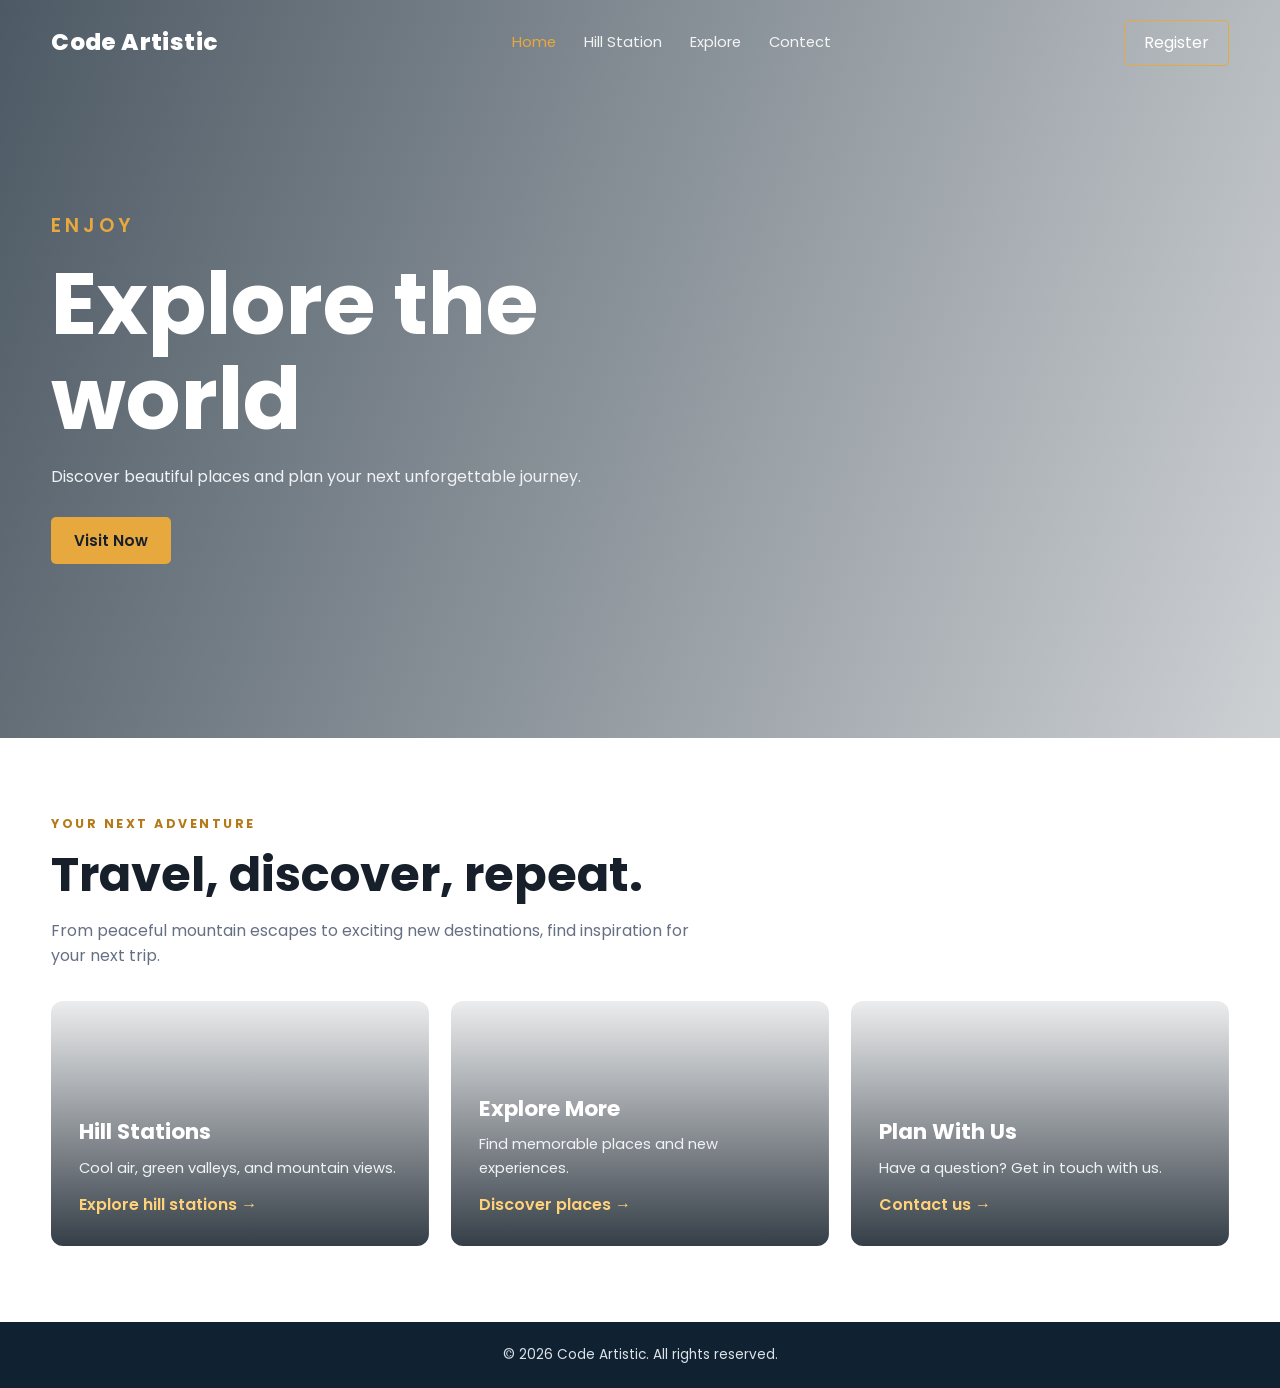
<file: index.html>
<!DOCTYPE html>
<html lang="en">
<head>
  <meta charset="UTF-8">
  <meta name="viewport" content="width=device-width, initial-scale=1.0">
  <title>Code Artistic | Home</title>
  <link rel="stylesheet" href="style.css">
</head>
<body>
<header class="hero home-hero">
  <nav class="navbar">
    <a class="logo" href="index.html">Code Artistic</a>
    <div class="menu">
      <a class="active" href="index.html">Home</a>
      <a href="hill-station.html">Hill Station</a>
      <a href="explore.html">Explore</a>
      <a href="contact.html">Contect</a>
    </div>
    <a class="register" href="register.html">Register</a>
  </nav>
  <section class="hero-text">
    <span>Enjoy</span>
    <h1>Explore the world</h1>
    <p>Discover beautiful places and plan your next unforgettable journey.</p>
    <a class="btn" href="explore.html">Visit Now</a>
  </section>
</header>
<main class="section">
  <p class="eyebrow">YOUR NEXT ADVENTURE</p>
  <h2>Travel, discover, repeat.</h2>
  <p class="intro">From peaceful mountain escapes to exciting new destinations, find inspiration for your next trip.</p>
  <div class="cards">
    <article class="place-card mountain"><h3>Hill Stations</h3><p>Cool air, green valleys, and mountain views.</p><a href="hill-station.html">Explore hill stations →</a></article>
    <article class="place-card adventure"><h3>Explore More</h3><p>Find memorable places and new experiences.</p><a href="explore.html">Discover places →</a></article>
    <article class="place-card connect"><h3>Plan With Us</h3><p>Have a question? Get in touch with us.</p><a href="contact.html">Contact us →</a></article>
  </div>
</main>
<footer><p>© 2026 Code Artistic. All rights reserved.</p></footer>
</body>
</html>
</file>
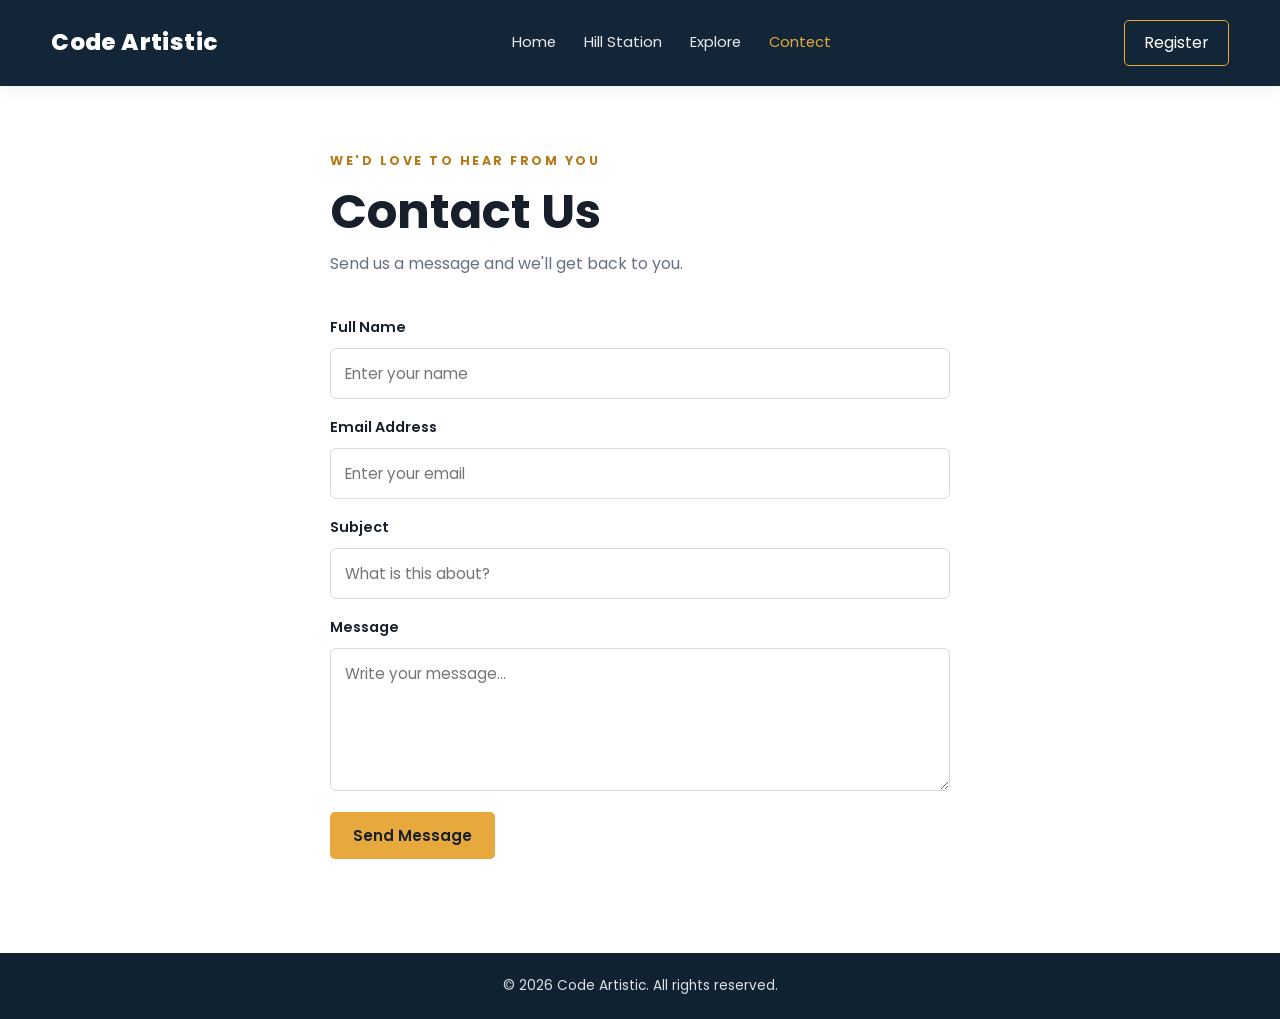
<file: contact.html>
<!DOCTYPE html>
<html lang="en">
<head><meta charset="UTF-8"><meta name="viewport" content="width=device-width, initial-scale=1.0"><title>Contect | Code Artistic</title><link rel="stylesheet" href="style.css"></head>
<body>
<header class="simple-header"><nav class="navbar"><a class="logo" href="index.html">Code Artistic</a><div class="menu"><a href="index.html">Home</a><a href="hill-station.html">Hill Station</a><a href="explore.html">Explore</a><a class="active" href="contact.html">Contect</a></div><a class="register" href="register.html">Register</a></nav></header>
<main class="form-section"><p class="eyebrow">WE'D LOVE TO HEAR FROM YOU</p><h1>Contact Us</h1><p class="intro">Send us a message and we'll get back to you.</p>
<form class="site-form" onsubmit="event.preventDefault(); document.getElementById('contact-message').textContent='Thanks! This demo form is ready to connect to a backend.';">
<label for="name">Full Name</label><input id="name" name="name" type="text" placeholder="Enter your name" required>
<label for="email">Email Address</label><input id="email" name="email" type="email" placeholder="Enter your email" required>
<label for="subject">Subject</label><input id="subject" name="subject" type="text" placeholder="What is this about?" required>
<label for="message">Message</label><textarea id="message" name="message" rows="5" placeholder="Write your message..." required></textarea>
<button class="btn" type="submit">Send Message</button><p id="contact-message" class="form-message" aria-live="polite"></p>
</form></main><footer><p>© 2026 Code Artistic. All rights reserved.</p></footer></body></html>
</file>
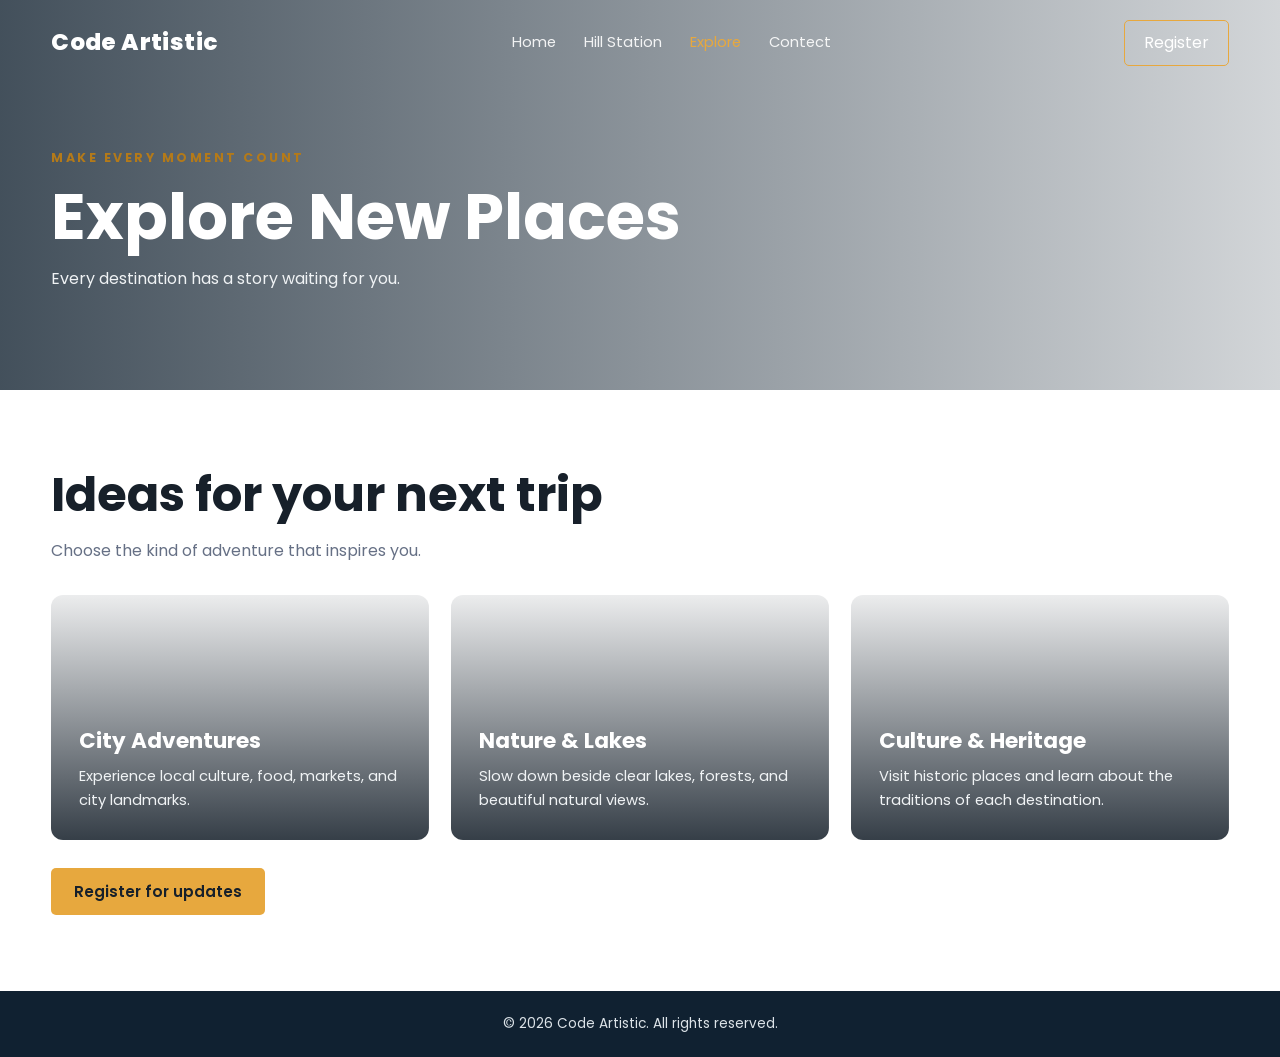
<file: explore.html>
<!DOCTYPE html>
<html lang="en">
<head><meta charset="UTF-8"><meta name="viewport" content="width=device-width, initial-scale=1.0"><title>Explore | Code Artistic</title><link rel="stylesheet" href="style.css"></head>
<body>
<header class="page-header explore-header"><nav class="navbar"><a class="logo" href="index.html">Code Artistic</a><div class="menu"><a href="index.html">Home</a><a href="hill-station.html">Hill Station</a><a class="active" href="explore.html">Explore</a><a href="contact.html">Contect</a></div><a class="register" href="register.html">Register</a></nav><div class="page-title"><p class="eyebrow">MAKE EVERY MOMENT COUNT</p><h1>Explore New Places</h1><p>Every destination has a story waiting for you.</p></div></header>
<main class="section"><h2>Ideas for your next trip</h2><p class="intro">Choose the kind of adventure that inspires you.</p><div class="cards">
<article class="place-card city"><h3>City Adventures</h3><p>Experience local culture, food, markets, and city landmarks.</p></article>
<article class="place-card nature"><h3>Nature & Lakes</h3><p>Slow down beside clear lakes, forests, and beautiful natural views.</p></article>
<article class="place-card culture"><h3>Culture & Heritage</h3><p>Visit historic places and learn about the traditions of each destination.</p></article>
</div><a class="btn dark-btn" href="register.html">Register for updates</a></main><footer><p>© 2026 Code Artistic. All rights reserved.</p></footer></body></html>
</file>
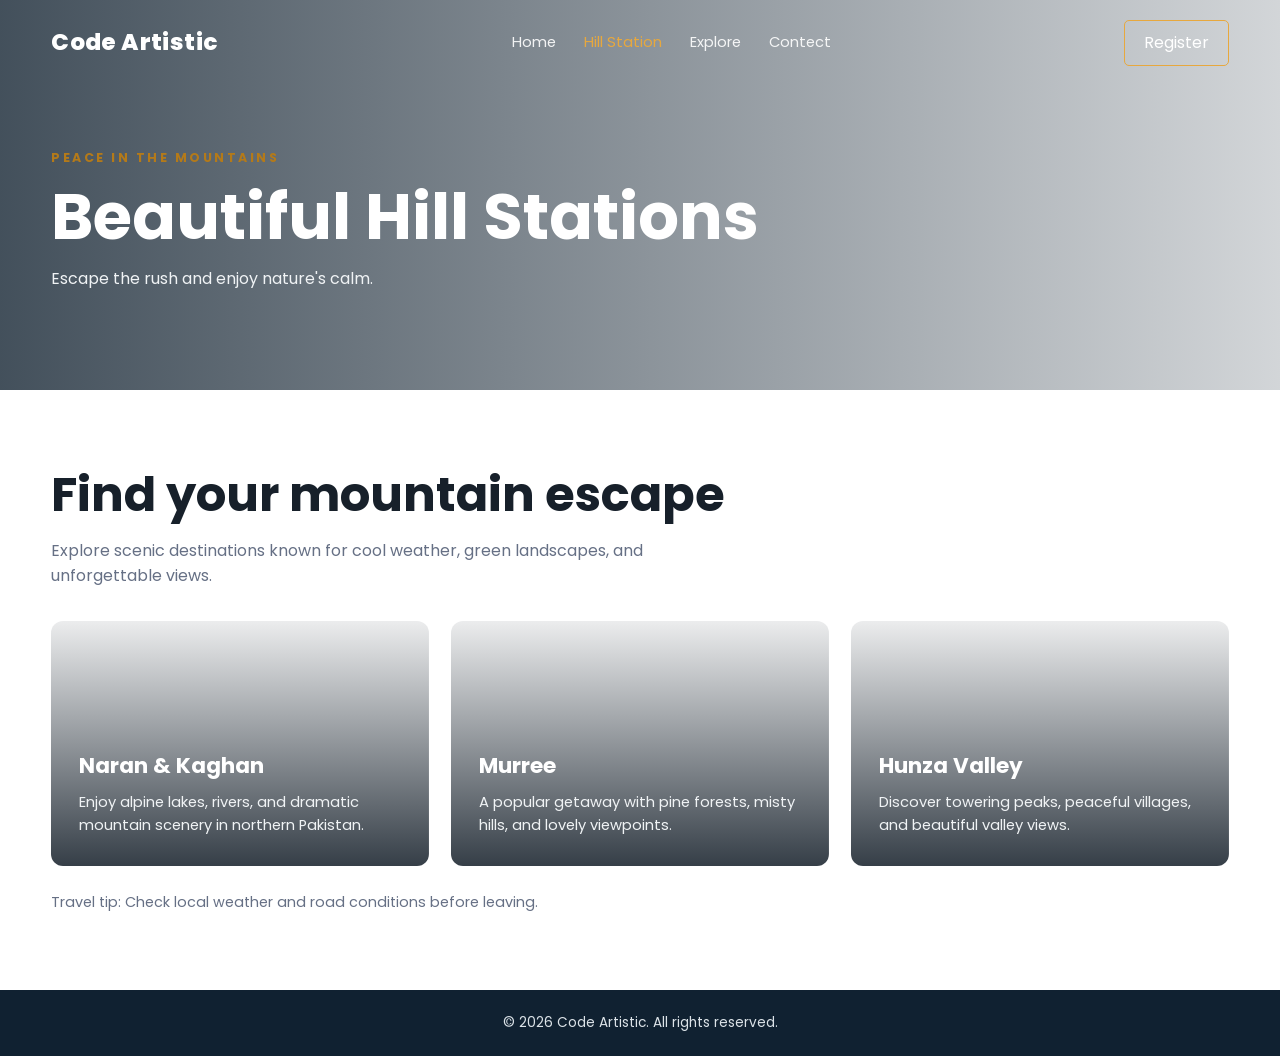
<file: hill-station.html>
<!DOCTYPE html>
<html lang="en">
<head><meta charset="UTF-8"><meta name="viewport" content="width=device-width, initial-scale=1.0"><title>Hill Station | Code Artistic</title><link rel="stylesheet" href="style.css"></head>
<body>
<header class="page-header hills-header">
  <nav class="navbar"><a class="logo" href="index.html">Code Artistic</a><div class="menu"><a href="index.html">Home</a><a class="active" href="hill-station.html">Hill Station</a><a href="explore.html">Explore</a><a href="contact.html">Contect</a></div><a class="register" href="register.html">Register</a></nav>
  <div class="page-title"><p class="eyebrow">PEACE IN THE MOUNTAINS</p><h1>Beautiful Hill Stations</h1><p>Escape the rush and enjoy nature's calm.</p></div>
</header>
<main class="section"><h2>Find your mountain escape</h2><p class="intro">Explore scenic destinations known for cool weather, green landscapes, and unforgettable views.</p>
<div class="cards">
<article class="place-card naran"><h3>Naran & Kaghan</h3><p>Enjoy alpine lakes, rivers, and dramatic mountain scenery in northern Pakistan.</p></article>
<article class="place-card murree"><h3>Murree</h3><p>A popular getaway with pine forests, misty hills, and lovely viewpoints.</p></article>
<article class="place-card hunza"><h3>Hunza Valley</h3><p>Discover towering peaks, peaceful villages, and beautiful valley views.</p></article>
</div><p class="note">Travel tip: Check local weather and road conditions before leaving.</p></main>
<footer><p>© 2026 Code Artistic. All rights reserved.</p></footer>
</body></html>
</file>
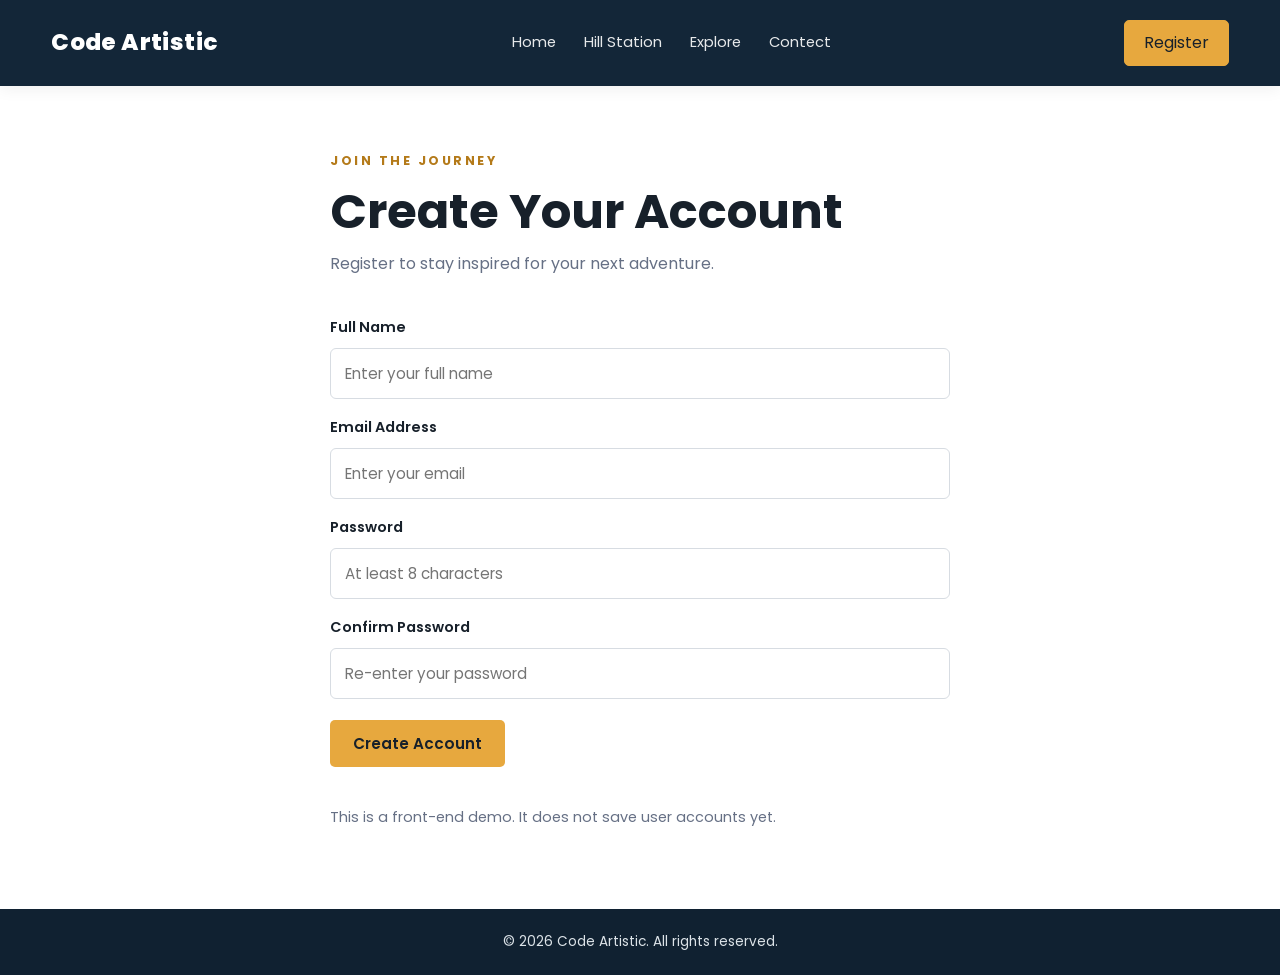
<file: register.html>
<!DOCTYPE html>
<html lang="en">
<head><meta charset="UTF-8"><meta name="viewport" content="width=device-width, initial-scale=1.0"><title>Register | Code Artistic</title><link rel="stylesheet" href="style.css"></head>
<body>
<header class="simple-header"><nav class="navbar"><a class="logo" href="index.html">Code Artistic</a><div class="menu"><a href="index.html">Home</a><a href="hill-station.html">Hill Station</a><a href="explore.html">Explore</a><a href="contact.html">Contect</a></div><a class="register active-register" href="register.html">Register</a></nav></header>
<main class="form-section"><p class="eyebrow">JOIN THE JOURNEY</p><h1>Create Your Account</h1><p class="intro">Register to stay inspired for your next adventure.</p>
<form class="site-form" onsubmit="event.preventDefault(); document.getElementById('register-message').textContent='Registration demo submitted. Connect a backend to save accounts securely.';">
<label for="fullname">Full Name</label><input id="fullname" name="fullname" type="text" placeholder="Enter your full name" required>
<label for="reg-email">Email Address</label><input id="reg-email" name="email" type="email" placeholder="Enter your email" required>
<label for="password">Password</label><input id="password" name="password" type="password" minlength="8" placeholder="At least 8 characters" required>
<label for="confirm-password">Confirm Password</label><input id="confirm-password" name="confirm-password" type="password" minlength="8" placeholder="Re-enter your password" required>
<button class="btn" type="submit">Create Account</button><p id="register-message" class="form-message" aria-live="polite"></p>
</form><p class="note">This is a front-end demo. It does not save user accounts yet.</p></main><footer><p>© 2026 Code Artistic. All rights reserved.</p></footer>
<script>
document.querySelector('form').addEventListener('submit', function(e) {
  const password = document.getElementById('password').value;
  const confirmPassword = document.getElementById('confirm-password').value;
  if (password !== confirmPassword) { e.preventDefault(); document.getElementById('register-message').textContent = 'Passwords do not match.'; }
});
</script></body></html>
</file>
<file: style.css>
@import url('https://fonts.googleapis.com/css2?family=Poppins:wght@300;400;500;600;700;800&display=swap');
:root{--accent:#e7a83e;--ink:#17202a;--muted:#667085;--paper:#f7f8fa}
*{box-sizing:border-box;margin:0;padding:0}
html{scroll-behavior:smooth}
body{font-family:'Poppins',Arial,sans-serif;color:var(--ink);background:#fff;line-height:1.6}
a{text-decoration:none;color:inherit}
.hero{min-height:82vh;color:#fff;background:linear-gradient(110deg,rgba(8,25,40,.72),rgba(8,25,40,.2)),url('https://images.unsplash.com/photo-1464822759023-fed622ff2c3b?auto=format&fit=crop&w=1800&q=85') center/cover no-repeat}
.home-hero{background-image:linear-gradient(110deg,rgba(8,25,40,.72),rgba(8,25,40,.2)),url('https://images.unsplash.com/photo-1500530855697-b586d89ba3ee?auto=format&fit=crop&w=1800&q=85')}
.navbar{width:min(1180px,92%);margin:auto;min-height:86px;display:flex;align-items:center;justify-content:space-between;gap:24px}
.logo{font-size:1.45rem;font-weight:800;letter-spacing:.4px;white-space:nowrap}
.menu{display:flex;align-items:center;gap:28px}
.menu a{font-size:.92rem;color:inherit;opacity:.9;transition:.2s}
.menu a:hover,.menu a.active{color:var(--accent);opacity:1}
.register{border:1px solid var(--accent);border-radius:5px;padding:9px 19px;color:#fff;white-space:nowrap;transition:.2s}
.register:hover,.active-register{background:var(--accent);color:#17202a}
.hero-text{width:min(1180px,92%);margin:0 auto;padding:125px 0 100px}
.hero-text span{color:var(--accent);font-size:1.2rem;font-weight:600;letter-spacing:4px;text-transform:uppercase}
.hero-text h1{font-size:clamp(2.7rem,7vw,5.4rem);line-height:1.1;margin:14px 0 18px;max-width:750px}
.hero-text p{max-width:560px;color:#f0f3f5;margin-bottom:28px}
.btn{display:inline-block;background:var(--accent);color:#17202a;border:0;border-radius:5px;padding:12px 23px;font:600 .95rem 'Poppins',sans-serif;cursor:pointer;transition:.2s}
.btn:hover{background:#f4bd5a;transform:translateY(-1px)}
.section{width:min(1180px,92%);margin:auto;padding:76px 0}
.section h2,.form-section h1{font-size:clamp(2rem,4vw,3rem);line-height:1.2;margin-bottom:14px}
.eyebrow{font-size:.78rem;letter-spacing:2.5px;color:#b47a19;font-weight:700;text-transform:uppercase;margin-bottom:12px}
.intro{color:var(--muted);max-width:650px;margin-bottom:32px}
.cards{display:grid;grid-template-columns:repeat(3,minmax(0,1fr));gap:22px;margin-top:30px}
.place-card{min-height:245px;border-radius:12px;padding:28px;display:flex;flex-direction:column;justify-content:flex-end;color:#fff;background:linear-gradient(0deg,rgba(9,20,31,.82),rgba(9,20,31,.08)),linear-gradient(135deg,#557c78,#b5c9bc);background-size:cover;background-position:center;overflow:hidden}
.place-card h3{font-size:1.35rem;margin-bottom:7px}
.place-card p{color:#f0f3f5;font-size:.92rem}
.place-card a{color:#ffd27a;font-weight:600;margin-top:12px}
.mountain{background-image:linear-gradient(0deg,rgba(9,20,31,.82),rgba(9,20,31,.08)),url('https://images.unsplash.com/photo-1464822759023-fed622ff2c3b?auto=format&fit=crop&w=900&q=80')}
.adventure{background-image:linear-gradient(0deg,rgba(9,20,31,.82),rgba(9,20,31,.08)),url('https://images.unsplash.com/photo-1476514525535-07fb3b4ae5f1?auto=format&fit=crop&w=900&q=80')}
.connect{background-image:linear-gradient(0deg,rgba(9,20,31,.82),rgba(9,20,31,.08)),url('https://images.unsplash.com/photo-1488648400627-1d8c0f4f6f9d?auto=format&fit=crop&w=900&q=80')}
.naran{background-image:linear-gradient(0deg,rgba(9,20,31,.82),rgba(9,20,31,.08)),url('https://images.unsplash.com/photo-1506905925346-21bda4d32df4?auto=format&fit=crop&w=900&q=80')}
.murree{background-image:linear-gradient(0deg,rgba(9,20,31,.82),rgba(9,20,31,.08)),url('https://images.unsplash.com/photo-1448375240586-882707db888b?auto=format&fit=crop&w=900&q=80')}
.hunza{background-image:linear-gradient(0deg,rgba(9,20,31,.82),rgba(9,20,31,.08)),url('https://images.unsplash.com/photo-1464278533981-50106e6176b1?auto=format&fit=crop&w=900&q=80')}
.city{background-image:linear-gradient(0deg,rgba(9,20,31,.82),rgba(9,20,31,.08)),url('https://images.unsplash.com/photo-1519501025264-65ba15a82390?auto=format&fit=crop&w=900&q=80')}
.nature{background-image:linear-gradient(0deg,rgba(9,20,31,.82),rgba(9,20,31,.08)),url('https://images.unsplash.com/photo-1470770841072-f978cf4d019e?auto=format&fit=crop&w=900&q=80')}
.culture{background-image:linear-gradient(0deg,rgba(9,20,31,.82),rgba(9,20,31,.08)),url('https://images.unsplash.com/photo-1511818966892-d7d671e672a2?auto=format&fit=crop&w=900&q=80')}
.page-header{min-height:390px;color:#fff;background-position:center;background-size:cover}
.hills-header{background-image:linear-gradient(90deg,rgba(8,25,40,.76),rgba(8,25,40,.18)),url('https://images.unsplash.com/photo-1464822759023-fed622ff2c3b?auto=format&fit=crop&w=1800&q=85')}
.explore-header{background-image:linear-gradient(90deg,rgba(8,25,40,.76),rgba(8,25,40,.18)),url('https://images.unsplash.com/photo-1476514525535-07fb3b4ae5f1?auto=format&fit=crop&w=1800&q=85')}
.page-title{width:min(1180px,92%);margin:42px auto 0;padding:20px 0 70px}
.page-title h1{font-size:clamp(2.4rem,5vw,4rem);line-height:1.15;margin-bottom:12px}
.page-title>p:last-child{color:#f0f3f5}
.note{margin-top:25px;color:var(--muted);font-size:.9rem}
.simple-header{background:#132638;color:white;box-shadow:0 3px 15px #00000010}
.form-section{width:min(620px,92%);margin:0 auto;padding:65px 0 80px}
.form-section h1{margin-bottom:10px}
.site-form{display:flex;flex-direction:column;gap:9px;margin-top:25px}
.site-form label{font-size:.9rem;font-weight:600;margin-top:8px}
.site-form input,.site-form textarea{width:100%;padding:13px 14px;border:1px solid #d7dce2;border-radius:6px;font:400 .95rem 'Poppins',sans-serif;outline:none;background:#fff}
.site-form input:focus,.site-form textarea:focus{border-color:var(--accent);box-shadow:0 0 0 3px #e7a83e2b}
.site-form textarea{resize:vertical}
.site-form .btn{margin-top:12px;align-self:flex-start}
.form-message{color:#267344;font-size:.9rem;margin-top:5px}
.dark-btn{margin-top:28px}
footer{padding:22px 4%;text-align:center;background:#102131;color:#dce3e8;font-size:.85rem}
@media(max-width:760px){.navbar{padding:18px 0;flex-wrap:wrap;justify-content:center}.logo{width:100%;text-align:center}.menu{gap:15px;flex-wrap:wrap;justify-content:center}.menu a{font-size:.83rem}.hero-text{padding:90px 0}.cards{grid-template-columns:1fr}.page-header{min-height:350px}.page-title{margin-top:25px}.register{padding:7px 13px}}
</file>
